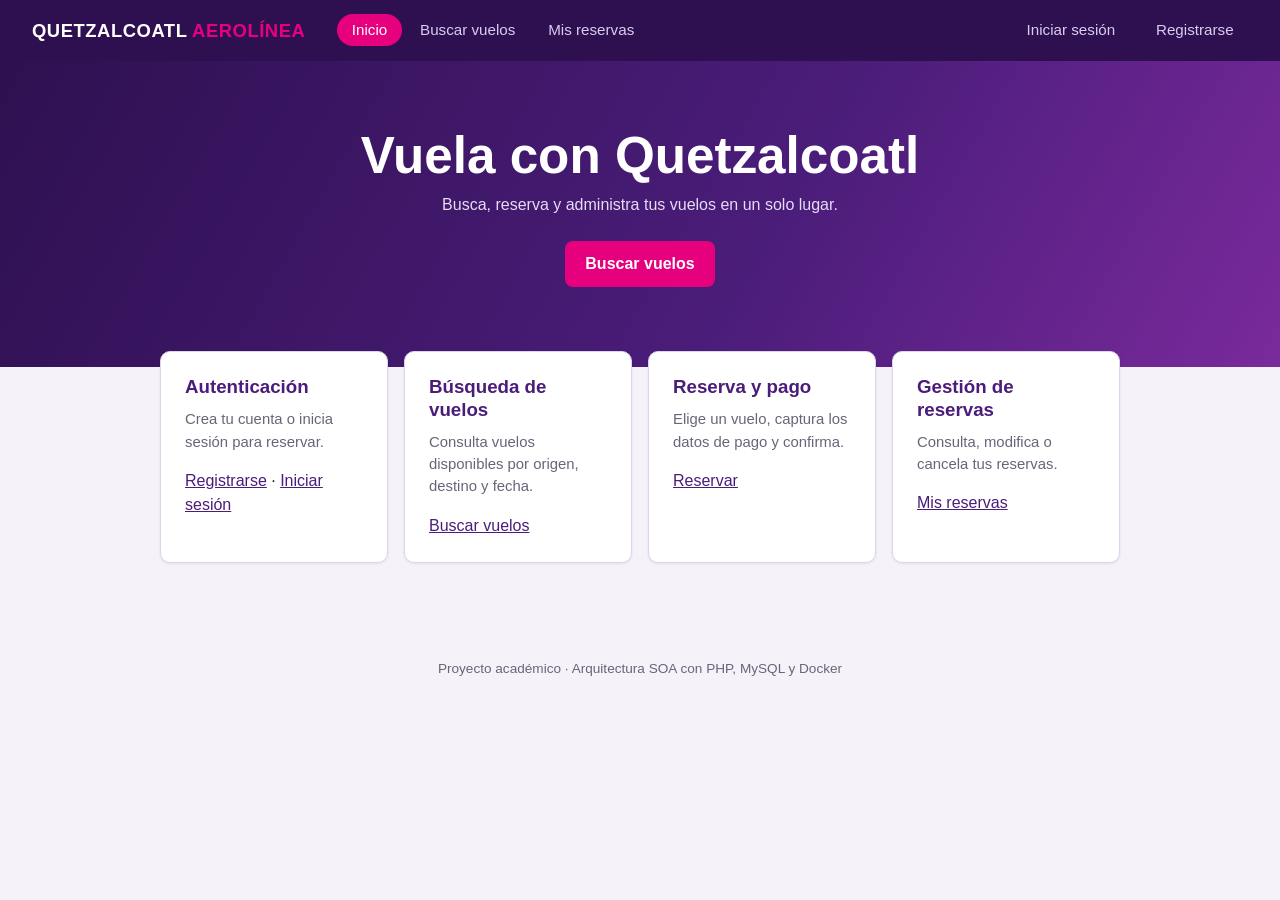
<file: index.html>
<!DOCTYPE html>
<html lang="es">
<head>
<meta charset="UTF-8">
<meta name="viewport" content="width=device-width, initial-scale=1">
<title>Inicio · Quetzalcoatl Aerolínea</title>
<link rel="stylesheet" href="styles.css">
</head>
<body data-page="index">
<header id="nav"></header>
<section class="hero">
  <h1>Vuela con Quetzalcoatl</h1>
  <p>Busca, reserva y administra tus vuelos en un solo lugar.</p>
  <a class="boton" href="search.html">Buscar vuelos</a>
</section>
<main>
  <div class="servicios">
    <article class="tarjeta"><h3>Autenticación</h3><p>Crea tu cuenta o inicia sesión para reservar.</p>
      <a href="register.html">Registrarse</a> · <a href="login.html">Iniciar sesión</a></article>
    <article class="tarjeta"><h3>Búsqueda de vuelos</h3><p>Consulta vuelos disponibles por origen, destino y fecha.</p>
      <a href="search.html">Buscar vuelos</a></article>
    <article class="tarjeta"><h3>Reserva y pago</h3><p>Elige un vuelo, captura los datos de pago y confirma.</p>
      <a href="search.html">Reservar</a></article>
    <article class="tarjeta"><h3>Gestión de reservas</h3><p>Consulta, modifica o cancela tus reservas.</p>
      <a href="reservations.html">Mis reservas</a></article>
  </div>
</main>
<footer>Proyecto académico · Arquitectura SOA con PHP, MySQL y Docker</footer>
<script src="scripts.js"></script>
</body>
</html>
</file>
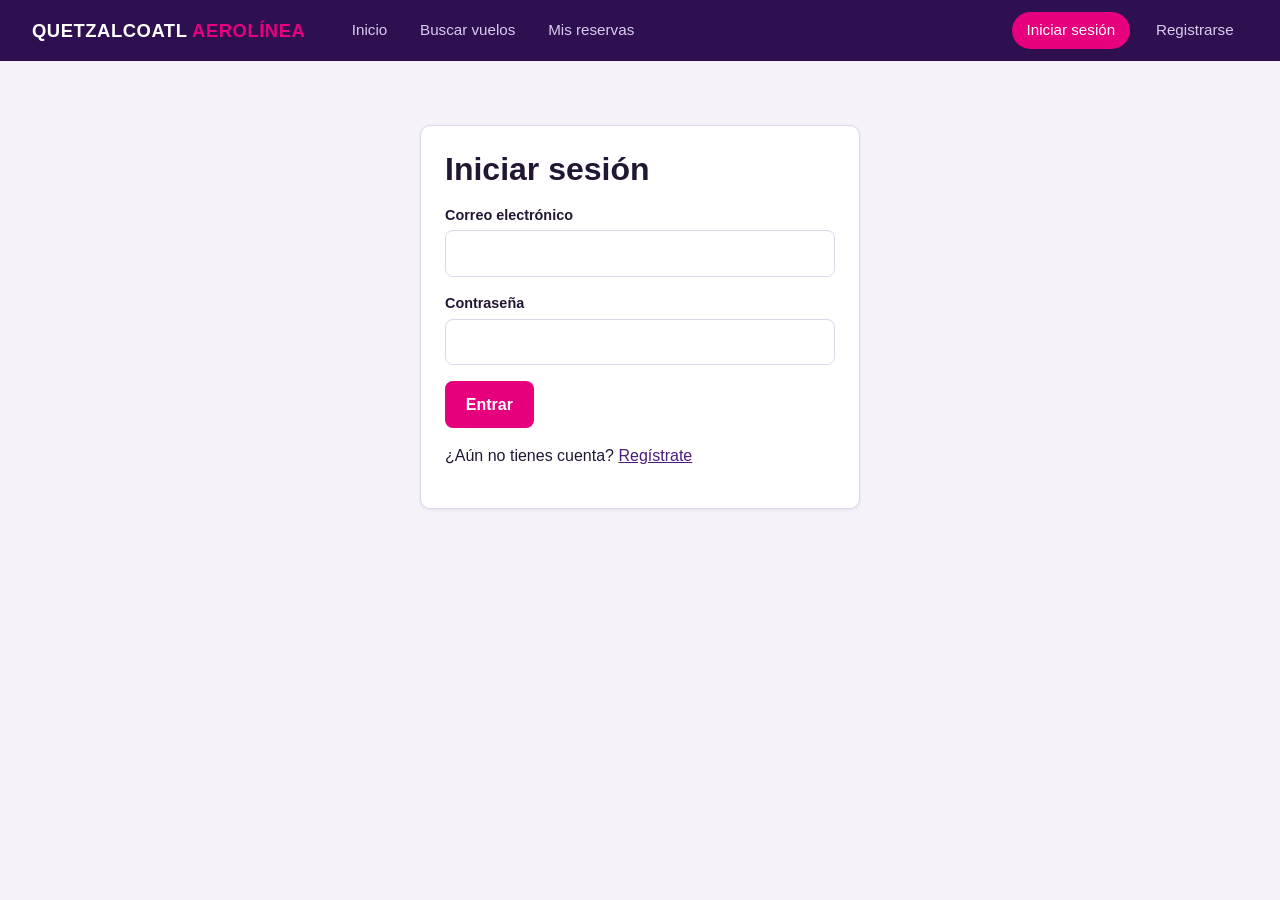
<file: login.html>
<!DOCTYPE html>
<html lang="es">
<head>
<meta charset="UTF-8">
<meta name="viewport" content="width=device-width, initial-scale=1">
<title>Iniciar sesión · Quetzalcoatl Aerolínea</title>
<link rel="stylesheet" href="styles.css">
</head>
<body data-page="login">
<header id="nav"></header>
<main>
  <div class="tarjeta estrecha">
    <h1>Iniciar sesión</h1>
    <div id="msg" class="msg" hidden role="alert"></div>
    <form id="form-login">
      <div class="campo"><label for="email">Correo electrónico</label><input id="email" name="email" type="email" required autocomplete="email"></div>
      <div class="campo"><label for="password">Contraseña</label><input id="password" name="password" type="password" required autocomplete="current-password"></div>
      <button type="submit">Entrar</button>
    </form>
    <p>¿Aún no tienes cuenta? <a href="register.html">Regístrate</a></p>
  </div>
</main>
<script src="scripts.js"></script>
</body>
</html>
</file>
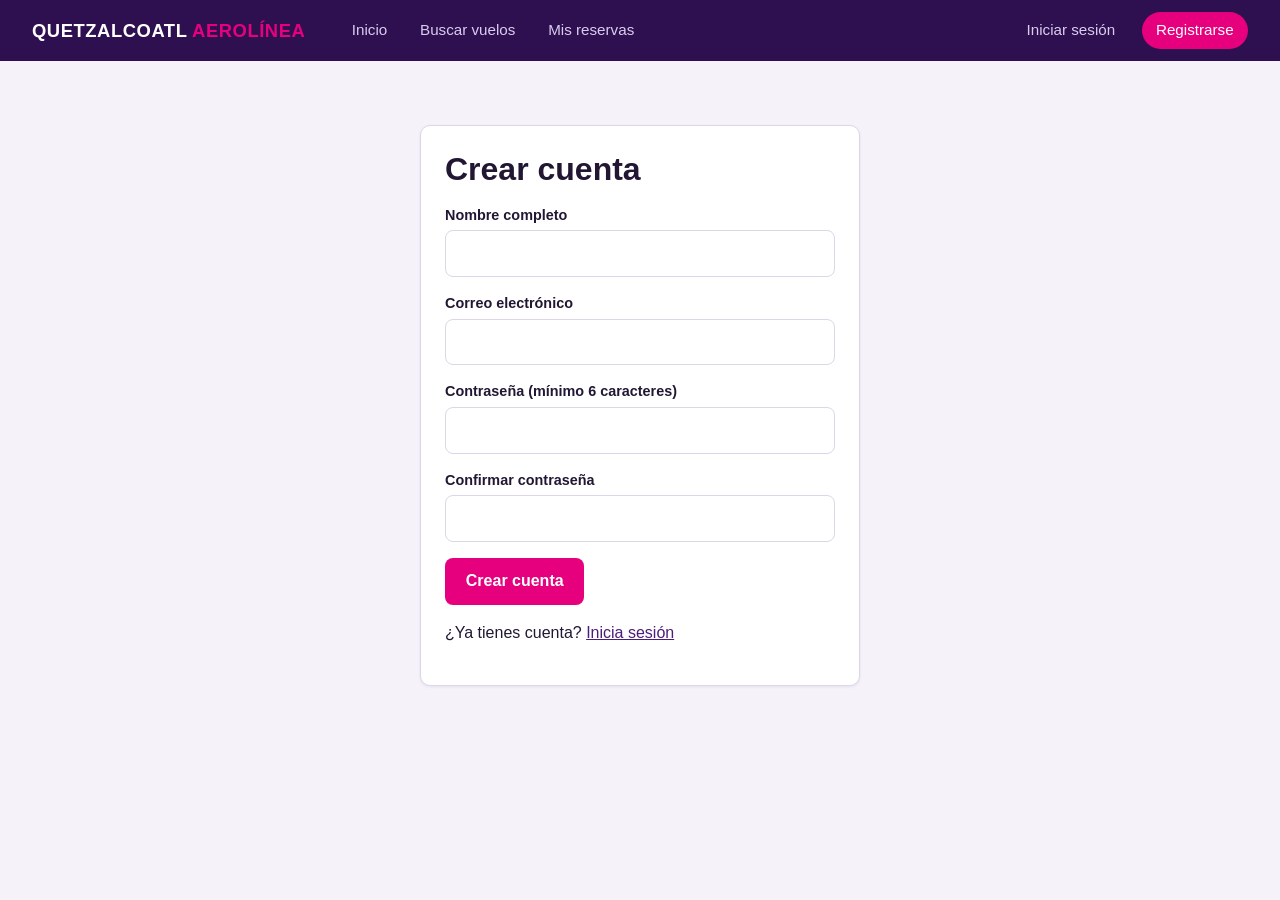
<file: register.html>
<!DOCTYPE html>
<html lang="es">
<head>
<meta charset="UTF-8">
<meta name="viewport" content="width=device-width, initial-scale=1">
<title>Registro · Quetzalcoatl Aerolínea</title>
<link rel="stylesheet" href="styles.css">
</head>
<body data-page="register">
<header id="nav"></header>
<main>
  <div class="tarjeta estrecha">
    <h1>Crear cuenta</h1>
    <div id="msg" class="msg" hidden role="alert"></div>
    <form id="form-registro">
      <div class="campo"><label for="name">Nombre completo</label><input id="name" name="name" required maxlength="100" autocomplete="name"></div>
      <div class="campo"><label for="email">Correo electrónico</label><input id="email" name="email" type="email" required autocomplete="email"></div>
      <div class="campo"><label for="password">Contraseña (mínimo 6 caracteres)</label><input id="password" name="password" type="password" required minlength="6" autocomplete="new-password"></div>
      <div class="campo"><label for="password2">Confirmar contraseña</label><input id="password2" name="password2" type="password" required minlength="6" autocomplete="new-password"></div>
      <button type="submit">Crear cuenta</button>
    </form>
    <p>¿Ya tienes cuenta? <a href="login.html">Inicia sesión</a></p>
  </div>
</main>
<script src="scripts.js"></script>
</body>
</html>
</file>
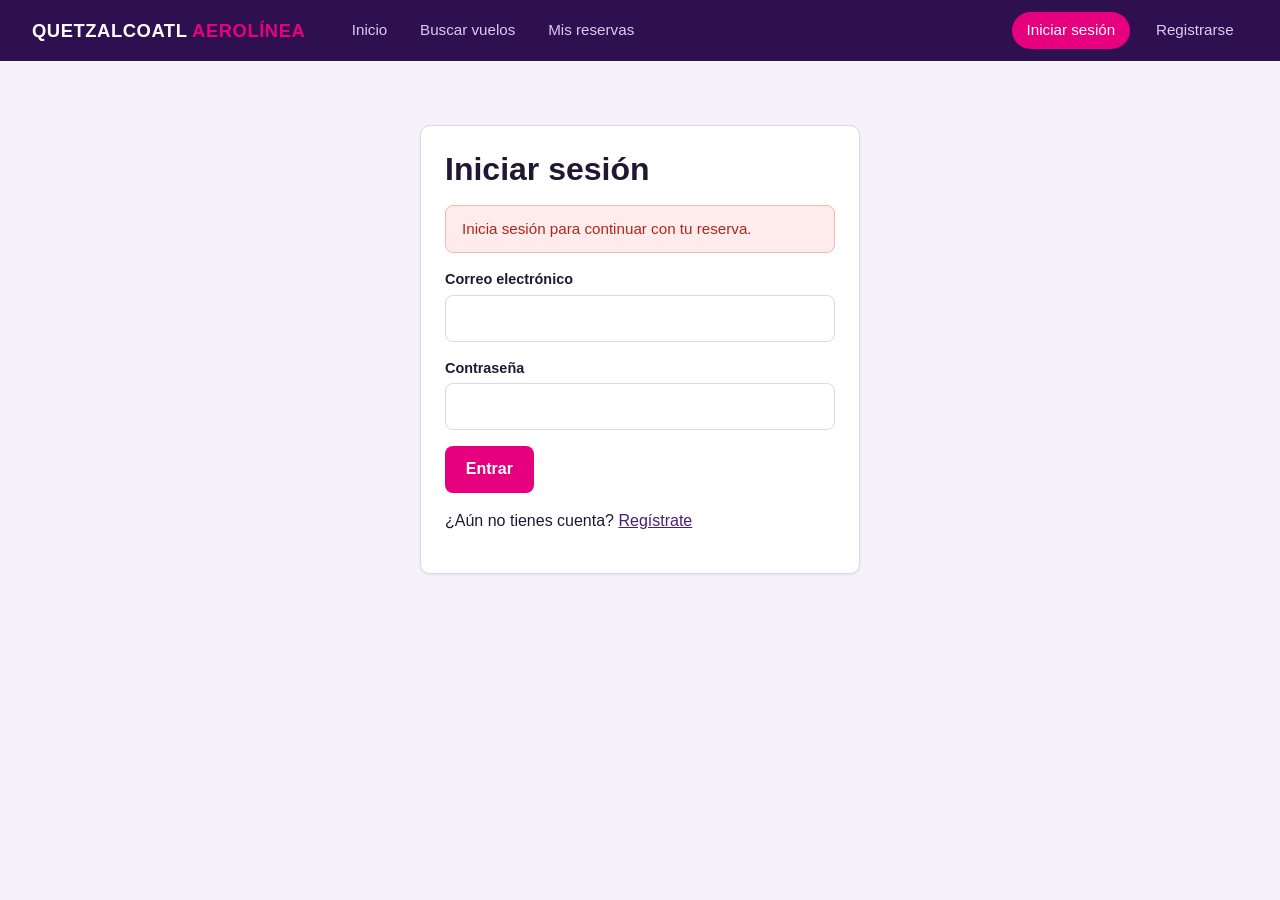
<file: reservations.html>
<!DOCTYPE html>
<html lang="es">
<head>
<meta charset="UTF-8">
<meta name="viewport" content="width=device-width, initial-scale=1">
<title>Mis reservas · Quetzalcoatl Aerolínea</title>
<link rel="stylesheet" href="styles.css">
</head>
<body data-page="reservations">
<header id="nav"></header>
<main>
  <h1>Mis reservas</h1>
  <div id="msg" class="msg" hidden role="alert"></div>
  <section id="lista-reservas" class="lista" aria-live="polite"><p class="vacio">Cargando…</p></section>
</main>
<script src="scripts.js"></script>
</body>
</html>
</file>
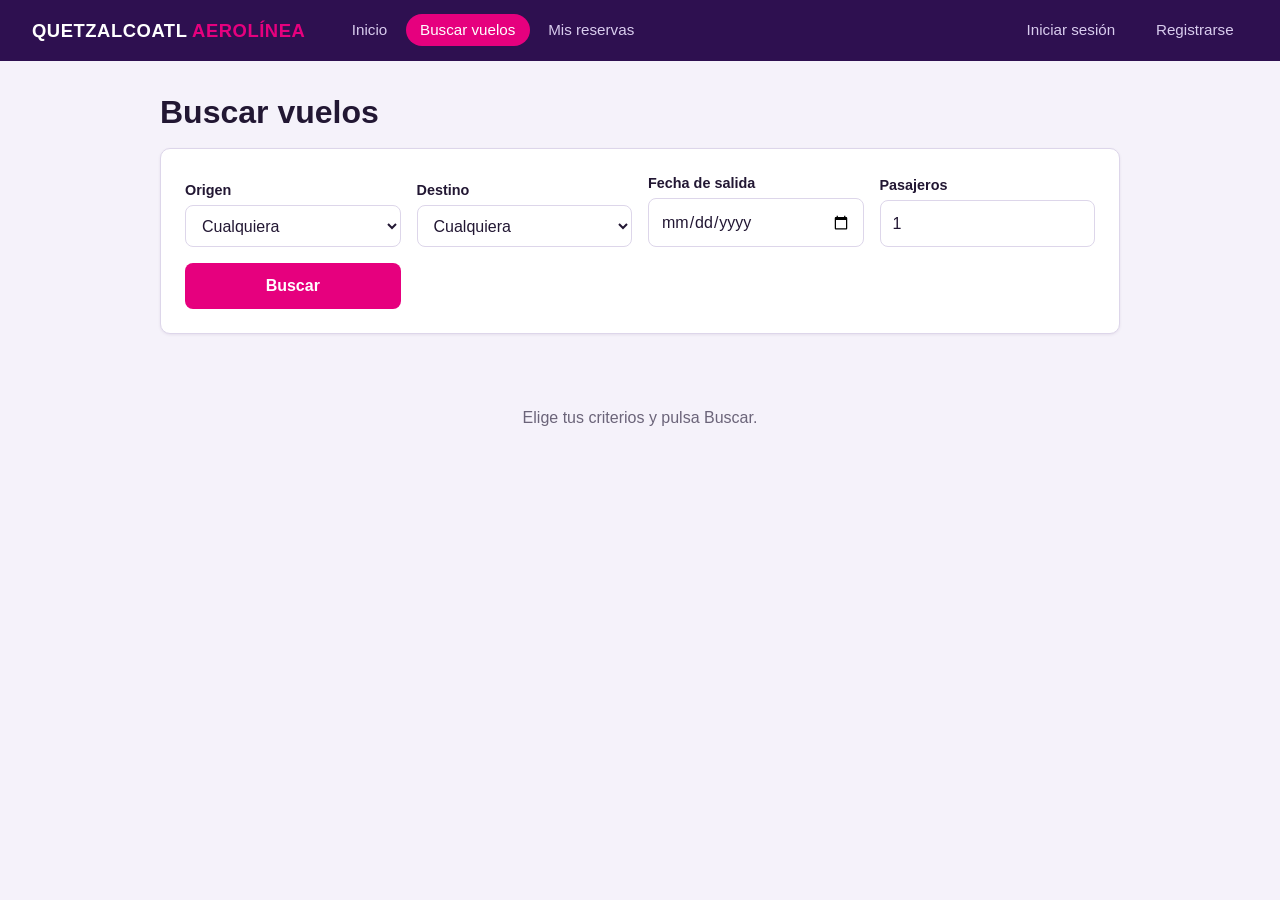
<file: search.html>
<!DOCTYPE html>
<html lang="es">
<head>
<meta charset="UTF-8">
<meta name="viewport" content="width=device-width, initial-scale=1">
<title>Buscar vuelos · Quetzalcoatl Aerolínea</title>
<link rel="stylesheet" href="styles.css">
</head>
<body data-page="search">
<header id="nav"></header>
<main>
  <h1>Buscar vuelos</h1>
  <div id="msg" class="msg" hidden role="alert"></div>
  <form id="form-busqueda" class="tarjeta">
    <div class="fila">
      <div class="campo"><label for="origin">Origen</label>
        <select id="origin" name="origin"><option value="">Cualquiera</option></select></div>
      <div class="campo"><label for="destination">Destino</label>
        <select id="destination" name="destination"><option value="">Cualquiera</option></select></div>
      <div class="campo"><label for="date">Fecha de salida</label><input id="date" name="date" type="date"></div>
      <div class="campo"><label for="passengers">Pasajeros</label><input id="passengers" name="passengers" type="number" min="1" max="9" value="1"></div>
      <button type="submit">Buscar</button>
    </div>
  </form>
  <section id="resultados" class="lista" aria-live="polite">
    <p class="vacio">Elige tus criterios y pulsa Buscar.</p>
  </section>
</main>

<dialog id="dlg-reserva">
  <h2>Confirmar reserva y pago</h2>
  <div id="dlg-resumen" class="resumen"></div>
  <div id="dlg-msg" class="msg" hidden role="alert"></div>
  <form id="form-reserva">
    <div class="campo"><label for="card_name">Nombre en la tarjeta</label><input id="card_name" name="card_name" required autocomplete="cc-name"></div>
    <div class="campo"><label for="card_number">Número de tarjeta</label><input id="card_number" name="card_number" inputmode="numeric" required placeholder="4111 1111 1111 1111" autocomplete="cc-number"></div>
    <div class="fila">
      <div class="campo"><label for="card_exp">Vigencia (MM/AA)</label><input id="card_exp" name="card_exp" required placeholder="12/29" autocomplete="cc-exp"></div>
      <div class="campo"><label for="card_cvv">CVV</label><input id="card_cvv" name="card_cvv" inputmode="numeric" required maxlength="4" autocomplete="cc-csc"></div>
    </div>
    <div class="botones">
      <button type="button" id="dlg-cancelar" class="secundario">Volver</button>
      <button type="submit">Pagar y reservar</button>
    </div>
  </form>
  <p class="meta">Pago simulado con fines académicos. No se guarda el número completo de la tarjeta.</p>
</dialog>
<script src="scripts.js"></script>
</body>
</html>
</file>
<file: styles.css>
:root {
  --morado: #4b1d7a;
  --morado-osc: #2e1050;
  --magenta: #e6007e;
  --jade: #12a37f;
  --fondo: #f5f2fa;
  --texto: #221733;
  --gris: #6b6479;
  --borde: #ddd6ea;
  --blanco: #fff;
  --error: #b3261e;
  --radio: 10px;
}
* { box-sizing: border-box; }
body {
  margin: 0; font-family: "Segoe UI", Roboto, "Helvetica Neue", Arial, sans-serif;
  background: var(--fondo); color: var(--texto); line-height: 1.5;
}
a { color: var(--morado); }
h1, h2, h3 { line-height: 1.2; margin: 0 0 .5em; }

/* Barra de navegación */
.nav {
  background: var(--morado-osc); color: var(--blanco);
  display: flex; flex-wrap: wrap; align-items: center; gap: 1rem 2rem;
  padding: .75rem 2rem; position: sticky; top: 0; z-index: 10;
}
.nav .marca { font-weight: 800; font-size: 1.15rem; letter-spacing: .03em; color: var(--blanco); text-decoration: none; }
.nav .marca span { color: var(--magenta); }
.nav ul { list-style: none; display: flex; flex-wrap: wrap; gap: .25rem; margin: 0; padding: 0; flex: 1; }
.nav a.tab { color: #d9cdee; text-decoration: none; padding: .45rem .9rem; border-radius: 999px; font-size: .95rem; }
.nav a.tab:hover, .nav a.tab:focus-visible { background: rgba(255,255,255,.12); color: var(--blanco); }
.nav a.tab.activa { background: var(--magenta); color: var(--blanco); }
.nav .sesion { display: flex; gap: .75rem; align-items: center; font-size: .9rem; }
.nav .sesion button { background: transparent; color: var(--blanco); border: 1px solid #9c86bd; }

/* Estructura */
main { max-width: 1000px; margin: 0 auto; padding: 2rem 1.25rem 4rem; }
.hero {
  background: linear-gradient(120deg, var(--morado-osc), var(--morado) 60%, #7a2a9c);
  color: var(--blanco); padding: 4rem 1.25rem 5rem; text-align: center;
}
.hero h1 { font-size: clamp(2rem, 5vw, 3.2rem); margin-bottom: .4rem; }
.hero p { max-width: 560px; margin: 0 auto 1.5rem; color: #e6dcf5; }
.tarjeta {
  background: var(--blanco); border: 1px solid var(--borde); border-radius: var(--radio);
  padding: 1.5rem; box-shadow: 0 1px 3px rgba(46,16,80,.08);
}
.estrecha { max-width: 440px; margin: 2rem auto; }

/* Formularios */
label { display: block; font-weight: 600; font-size: .9rem; margin-bottom: .25rem; }
input, select {
  width: 100%; padding: .65rem .75rem; border: 1px solid var(--borde); border-radius: 8px;
  font: inherit; background: var(--blanco); color: var(--texto);
}
input:focus, select:focus, button:focus-visible, a:focus-visible { outline: 3px solid #b48ae0; outline-offset: 1px; }
.campo { margin-bottom: 1rem; }
.fila { display: grid; gap: 1rem; grid-template-columns: repeat(auto-fit, minmax(170px, 1fr)); align-items: end; }
.fila .campo { margin-bottom: 0; }
button, .boton {
  display: inline-block; cursor: pointer; border: 0; border-radius: 8px; padding: .7rem 1.3rem;
  font: inherit; font-weight: 700; background: var(--magenta); color: var(--blanco); text-decoration: none; text-align: center;
}
button:hover, .boton:hover { filter: brightness(1.08); }
button.secundario { background: var(--blanco); color: var(--morado); border: 1px solid var(--morado); }
button.peligro { background: var(--blanco); color: var(--error); border: 1px solid var(--error); }
button:disabled { opacity: .55; cursor: not-allowed; }

/* Mensajes */
.msg { padding: .75rem 1rem; border-radius: 8px; margin: 1rem 0; font-size: .95rem; }
.msg.ok { background: #e3f6ef; color: #0b5e47; border: 1px solid #a5dfcb; }
.msg.error { background: #fdeceb; color: var(--error); border: 1px solid #f3b8b4; }
.vacio { text-align: center; color: var(--gris); padding: 2rem 0; }

/* Servicios en portada */
.servicios { display: grid; gap: 1rem; grid-template-columns: repeat(auto-fit, minmax(210px, 1fr)); margin-top: -3rem; }
.servicios .tarjeta h3 { color: var(--morado); }
.servicios .tarjeta p { color: var(--gris); font-size: .93rem; margin: 0 0 1rem; }

/* Resultados de vuelos y reservas */
.lista { display: grid; gap: .9rem; margin-top: 1.5rem; }
.vuelo { display: grid; gap: 1rem; grid-template-columns: 1fr auto; align-items: center; }
.ruta { display: flex; align-items: center; gap: 1rem; flex-wrap: wrap; }
.ruta .hora { font-size: 1.35rem; font-weight: 700; }
.ruta .ciudad { color: var(--gris); font-size: .88rem; }
.ruta .linea { flex: 1; min-width: 40px; height: 2px; background: var(--borde); position: relative; }
.ruta .linea::after { content: "✈"; position: absolute; left: 50%; top: -.75rem; transform: translateX(-50%); background: var(--blanco); padding: 0 .3rem; color: var(--morado); }
.meta { color: var(--gris); font-size: .85rem; margin-top: .3rem; }
.precio { text-align: right; }
.precio strong { display: block; font-size: 1.4rem; color: var(--morado); }
.etiqueta { display: inline-block; font-size: .78rem; font-weight: 700; padding: .15rem .6rem; border-radius: 999px; }
.etiqueta.confirmada { background: #e3f6ef; color: #0b5e47; }
.etiqueta.cancelada { background: #fdeceb; color: var(--error); }
.acciones { display: flex; gap: .5rem; margin-top: .75rem; flex-wrap: wrap; }
.acciones button { padding: .45rem .9rem; font-size: .9rem; }

dialog { border: 0; border-radius: 12px; padding: 1.75rem; width: min(480px, 92vw); box-shadow: 0 10px 40px rgba(0,0,0,.35); }
dialog::backdrop { background: rgba(30, 10, 55, .6); }
dialog .resumen { background: var(--fondo); border-radius: 8px; padding: .75rem 1rem; margin-bottom: 1rem; font-size: .93rem; }
dialog .botones { display: flex; gap: .75rem; justify-content: flex-end; margin-top: 1rem; }

footer { text-align: center; color: var(--gris); font-size: .85rem; padding: 2rem 1rem; }

@media (max-width: 640px) {
  .nav { padding: .75rem 1rem; }
  .vuelo { grid-template-columns: 1fr; }
  .precio { text-align: left; }
}
@media (prefers-reduced-motion: reduce) { * { transition: none !important; animation: none !important; } }
</file>
